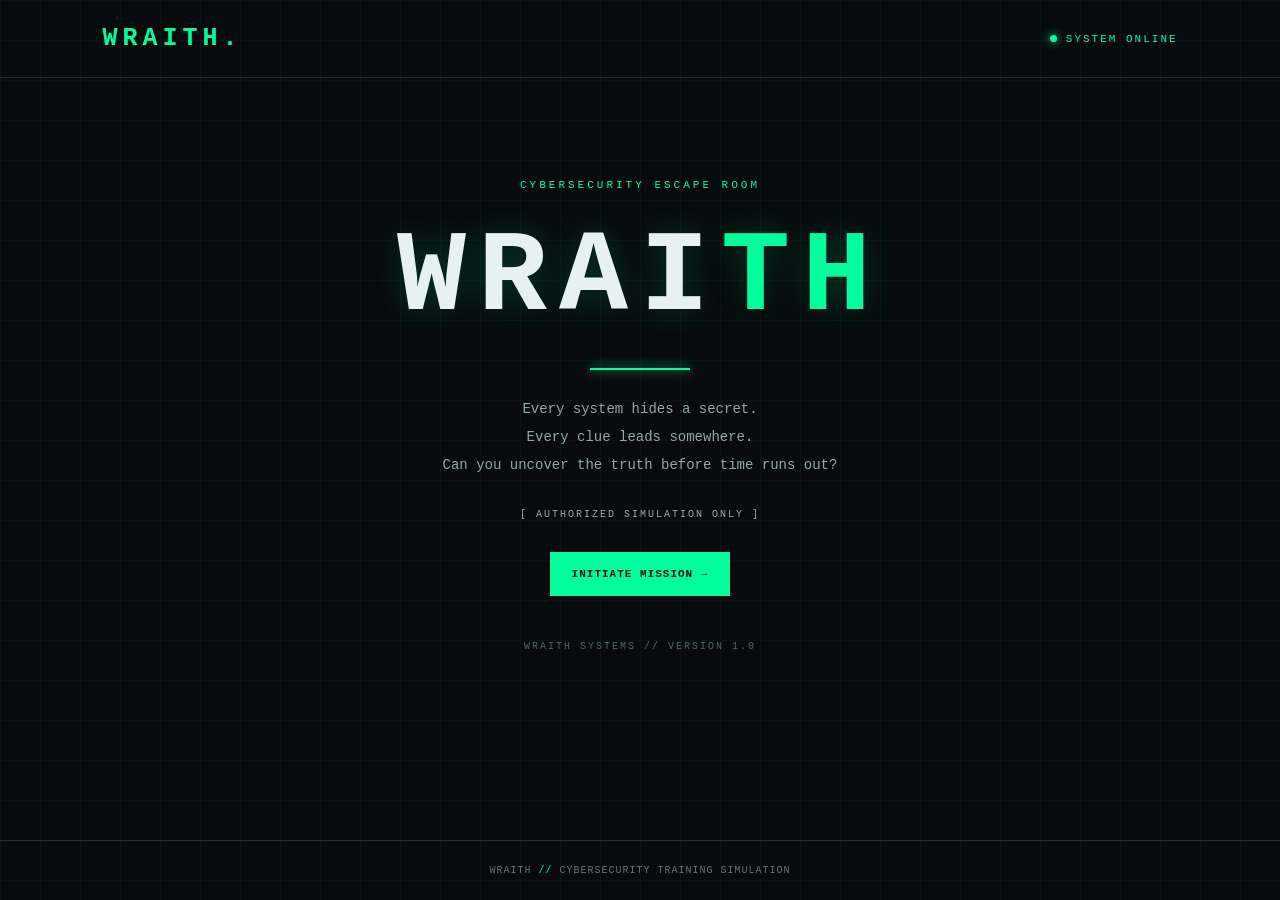
<file: index.html>
<!DOCTYPE html>
<html lang="en">
<head>
    <meta charset="UTF-8">
    <meta name="viewport" content="width=device-width, initial-scale=1.0">
    <meta name="theme-color" content="#070b0d">
    <title>WRAITH | Cybersecurity Escape Room</title>
    <link rel="stylesheet" href="style.css">
    <script src="script.js" defer></script>
</head>
<body>

    <nav>
        <div class="logo">WRAITH<span>.</span></div>
        <div class="status">
            <span class="status-dot"></span> SYSTEM ONLINE
        </div>
    </nav>

    <main>

        <!-- SCREEN 1: MAIN MENU -->
        <section class="screen hero active" id="homeScreen">
            <div class="tag">CYBERSECURITY ESCAPE ROOM</div>
            <h1>WRAI<span>TH</span></h1>
            <div class="hero-line"></div>

            <p class="subtitle">
                Every system hides a secret.<br>
                Every clue leads somewhere.<br>
                Can you uncover the truth before time runs out?
            </p>

            <div class="warning">[ AUTHORIZED SIMULATION ONLY ]</div>

            <button class="primary-btn" id="startBtn">
                INITIATE MISSION →
            </button>

            <p class="version">WRAITH SYSTEMS // VERSION 1.0</p>
        </section>


        <!-- SCREEN 2: MISSION BRIEFING -->
        <section class="screen mission" id="missionScreen">
            <div class="tag">MISSION CONTROL // 001</div>

            <div class="mission-header">
                <div>
                    <p class="eyebrow">INCOMING SECURITY ALERT</p>
                    <h2>THE MIDNIGHT BREACH</h2>
                </div>
                <div class="mission-number">01</div>
            </div>

            <div class="alert-box">
                <span class="alert-icon">!</span>
                <div>
                    <strong>UNUSUAL ACTIVITY DETECTED</strong>
                    <p>Orion Research Server // 02:13 AM</p>
                </div>
            </div>

            <h3>MISSION BRIEFING</h3>

            <p class="description">
                At 02:13 AM, the fictional Orion research server
                detected unusual login activity. Three failed attempts
                were followed by a successful login from an unfamiliar
                location.
            </p>

            <p class="description">
                Inspect the available evidence, collect clues, and answer
                the investigation questions to reconstruct the incident.
            </p>

            <div class="objective">
                <span class="objective-label">YOUR OBJECTIVE</span>
                <p>Find the suspicious activity and complete the case.</p>
            </div>

            <div class="button-row">
                <button class="secondary-btn" id="homeBtn">
                    ← MAIN MENU
                </button>
                <button class="primary-btn" id="investigateBtn">
                    OPEN CASE FILE →
                </button>
            </div>
        </section>


        <!-- SCREEN 3: INVESTIGATION -->
        <section class="screen investigation" id="investigationScreen">

            <div class="tag">DIGITAL FORENSICS // CASE 001</div>

            <div class="investigation-header">
                <div>
                    <p class="eyebrow">ACTIVE INVESTIGATION</p>
                    <h2>Digital Detective</h2>
                </div>

                <div class="xp-box">
                    <span>YOUR XP</span>
                    <strong id="xpValue">000</strong>
                </div>
            </div>

            <div class="progress-area">
                <div class="progress-label">
                    <span>CASE PROGRESS</span>
                    <span id="progressText">0 / 7 COMPLETE</span>
                </div>
                <div class="progress-track">
                    <div class="progress-fill" id="progressFill"></div>
                </div>
            </div>

            <div class="case-grid">

                <!-- Evidence panel -->
                <section class="evidence-panel">
                    <h3>01 // EVIDENCE LOG</h3>
                    <p class="panel-description">
                        Select each event to inspect its evidence.
                    </p>

                    <button class="evidence-item" data-evidence="0">
                        <span class="evidence-time">02:08 AM</span>
                        <span class="evidence-name">Failed login attempt</span>
                        <span class="evidence-status">UNREVIEWED</span>
                    </button>

                    <button class="evidence-item" data-evidence="1">
                        <span class="evidence-time">02:09 AM</span>
                        <span class="evidence-name">Failed login attempt</span>
                        <span class="evidence-status">UNREVIEWED</span>
                    </button>

                    <button class="evidence-item" data-evidence="2">
                        <span class="evidence-time">02:10 AM</span>
                        <span class="evidence-name">Failed login attempt</span>
                        <span class="evidence-status">UNREVIEWED</span>
                    </button>

                    <button class="evidence-item" data-evidence="3">
                        <span class="evidence-time">02:13 AM</span>
                        <span class="evidence-name">Successful unfamiliar login</span>
                        <span class="evidence-status">UNREVIEWED</span>
                    </button>

                    <div class="clue-counter">
                        <span>CLUES DISCOVERED</span>
                        <strong id="clueCount">0 / 4</strong>
                    </div>
                </section>


                <!-- Evidence detail panel -->
                <section class="detail-panel">
                    <p class="eyebrow">EVIDENCE INSPECTOR</p>
                    <h3 id="evidenceTitle">Awaiting evidence selection</h3>

                    <p id="evidenceDescription" class="description">
                        Select an event from the evidence log to reveal
                        its details.
                    </p>

                    <div class="evidence-finding" id="evidenceFinding">
                        NO EVIDENCE SELECTED
                    </div>

                    <p class="hint-text">
                        Inspect all four events to unlock the case questions.
                    </p>
                </section>

            </div>


            <!-- Questions -->
            <section class="question-panel" id="questionPanel">
                <div class="tag">02 // ANALYST CHALLENGES</div>

                <h3 id="questionTitle">Case questions locked</h3>

                <p id="questionDescription" class="description">
                    Review all four evidence records to unlock the
                    investigation questions.
                </p>

                <div class="choices" id="choices">
                    <button class="choice" disabled>
                        Evidence review required
                    </button>
                </div>

                <div class="feedback" id="questionFeedback"
                     aria-live="polite"></div>

                <button class="primary-btn" id="nextQuestionBtn" hidden>
                    NEXT QUESTION →
                </button>
            </section>


            <!-- Case completed -->
            <section class="completion-panel" id="completionPanel" hidden>
                <div class="completion-symbol">✓</div>
                <p class="tag">CASE 001 // CLOSED</p>
                <h2>INVESTIGATION COMPLETE</h2>

                <p class="description">
                    You reviewed the evidence and completed all the
                    analyst challenges. The fictional incident has
                    been documented.
                </p>

                <div class="final-score">
                    <span>FINAL XP</span>
                    <strong id="finalXP">000</strong>
                </div>

                <button class="primary-btn" id="playAgainBtn">
                    REPLAY MISSION ↻
                </button>
            </section>

            <div class="button-row bottom-actions" id="investigationActions">
                <button class="secondary-btn" id="backToMissionBtn">
                    ← MISSION BRIEFING
                </button>
                <button class="secondary-btn" id="homeFromGameBtn">
                    MAIN MENU
                </button>
            </div>

        </section>

    </main>

    <footer>
        WRAITH <span>//</span> CYBERSECURITY TRAINING SIMULATION
    </footer>

</body>
</html>
</file>
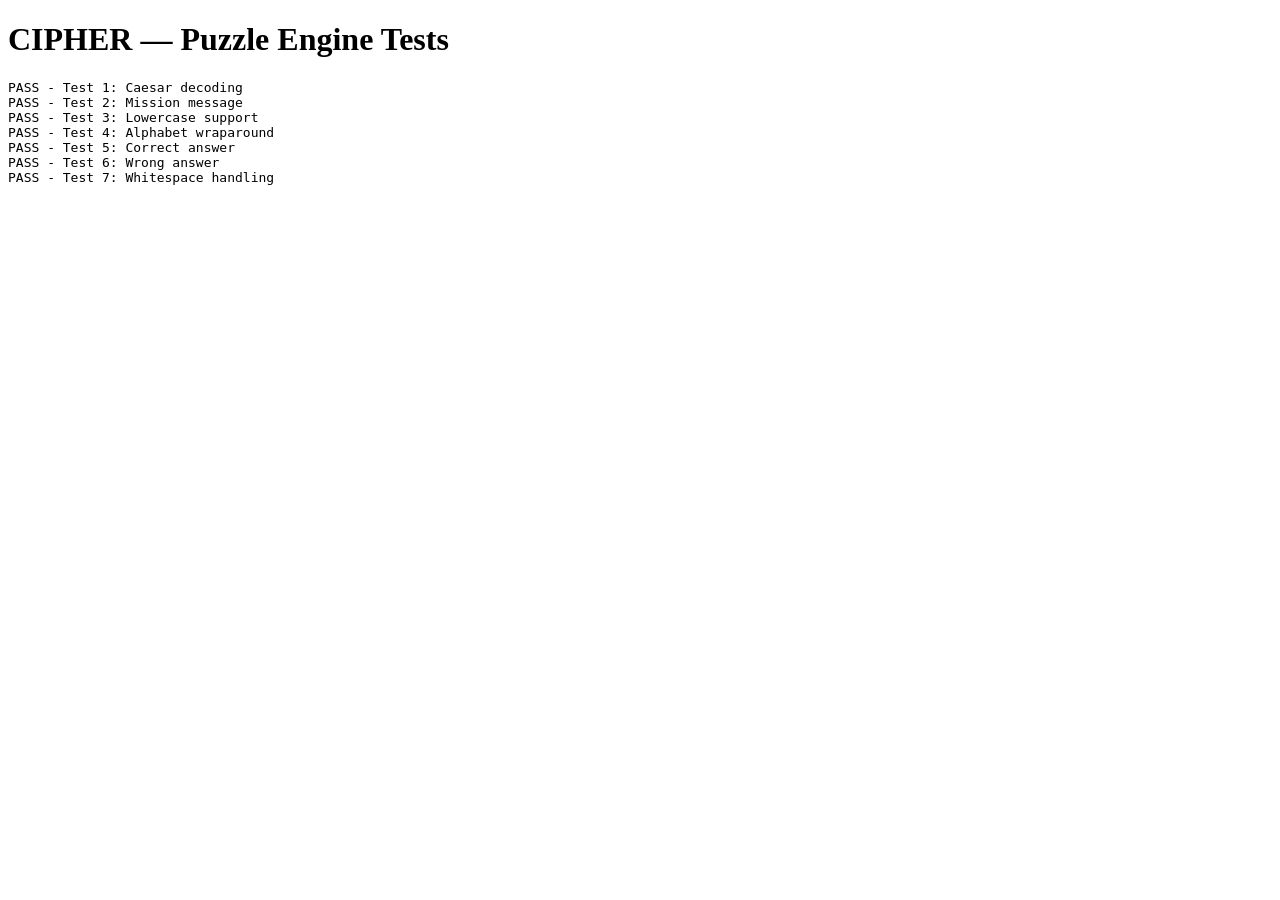
<file: tests/puzzles-test.html>
<!DOCTYPE html>
<html lang="en">

<head>
    <meta charset="UTF-8">
    <title>Cipher Engine Tests</title>
</head>

<body>

    <h1>CIPHER — Puzzle Engine Tests</h1>

    <pre id="results"></pre>

    <script type="module">

        import {
            decodeCaesar,
            validateAnswer
        } from "../js/puzzles.js";


        const tests = [

            {
                name: "Test 1: Caesar decoding",
                passed: decodeCaesar("KHOOR", 3) === "HELLO"
            },

            {
                name: "Test 2: Mission message",
                passed: decodeCaesar(
                    "DWWDFN DW PLGQLJKW", 3
                ) === "ATTACK AT MIDNIGHT"
            },

            {
                name: "Test 3: Lowercase support",
                passed: decodeCaesar("khoor", 3) === "hello"
            },

            {
                name: "Test 4: Alphabet wraparound",
                passed: decodeCaesar("ABC", 3) === "XYZ"
            },

            {
                name: "Test 5: Correct answer",
                passed: validateAnswer(
                    "hello", "HELLO"
                ) === true
            },

            {
                name: "Test 6: Wrong answer",
                passed: validateAnswer(
                    "WORLD", "HELLO"
                ) === false
            },

            {
                name: "Test 7: Whitespace handling",
                passed: validateAnswer(
                    "  attack   at midnight ",
                    "ATTACK AT MIDNIGHT"
                ) === true
            }

        ];


        const results = tests.map(test => {

            return `${test.passed ? "PASS" : "FAIL"} - ${test.name}`;

        });


        document.getElementById("results").textContent =
            results.join("\n");

    </script>

</body>
</html>
</file>
<file: style.css>
:root {
    --bg: #070b0d;
    --panel: #0c1414;
    --panel-light: #101d1c;
    --green: #00ff9c;
    --green-soft: #00ff9c55;
    --text: #e8f1f2;
    --muted: #91a8a5;
    --red: #ff7777;
    --orange: #ffb45e;
}

* {
    margin: 0;
    padding: 0;
    box-sizing: border-box;
}

html {
    scroll-behavior: smooth;
}

body {
    min-height: 100vh;
    background: var(--bg);
    color: var(--text);
    font-family: "Courier New", monospace;
    overflow-x: hidden;
    display: flex;
    flex-direction: column;
}

body::before {
    content: "";
    position: fixed;
    inset: 0;
    background-image:
        linear-gradient(#00ff9c0a 1px, transparent 1px),
        linear-gradient(90deg, #00ff9c0a 1px, transparent 1px);
    background-size: 40px 40px;
    pointer-events: none;
    z-index: -1;
}

button {
    font-family: inherit;
    cursor: pointer;
    transition: 0.2s ease;
}

button:focus-visible {
    outline: 2px solid var(--green);
    outline-offset: 4px;
}

button:disabled {
    cursor: not-allowed;
}

[hidden] {
    display: none !important;
}

/* NAVIGATION */

nav {
    display: flex;
    justify-content: space-between;
    align-items: center;
    padding: 24px 8%;
    border-bottom: 1px solid #1b3430;
}

.logo {
    color: var(--green);
    font-size: 25px;
    font-weight: bold;
    letter-spacing: 5px;
}

.logo span,
footer span {
    color: var(--green);
}

.status {
    color: var(--green);
    font-size: 11px;
    letter-spacing: 2px;
    display: flex;
    align-items: center;
    gap: 9px;
}

.status-dot {
    width: 7px;
    height: 7px;
    background: var(--green);
    border-radius: 50%;
    box-shadow: 0 0 10px var(--green);
}

/* SCREEN MANAGEMENT */

main {
    flex: 1;
    width: 100%;
}

.screen {
    display: none;
    width: 100%;
    min-height: 75vh;
    padding: 55px 8%;
    animation: screenIn 0.35s ease;
}

.screen.active {
    display: flex;
    flex-direction: column;
    justify-content: center;
}

@keyframes screenIn {
    from {
        opacity: 0;
        transform: translateY(8px);
    }

    to {
        opacity: 1;
        transform: translateY(0);
    }
}

/* COMMON ELEMENTS */

.tag {
    color: var(--green);
    font-size: 11px;
    letter-spacing: 3px;
    margin-bottom: 25px;
}

.eyebrow {
    color: var(--muted);
    font-size: 10px;
    letter-spacing: 2px;
    margin-bottom: 12px;
}

.description {
    color: #bdccca;
    line-height: 1.9;
    font-size: 13px;
    max-width: 760px;
    margin-bottom: 18px;
}

.primary-btn {
    padding: 15px 21px;
    background: var(--green);
    border: 1px solid var(--green);
    color: #07100c;
    font-size: 11px;
    font-weight: bold;
    letter-spacing: 1px;
}

.primary-btn:hover:not(:disabled) {
    background: transparent;
    color: var(--green);
    box-shadow: 0 0 22px #00ff9c25;
}

.secondary-btn {
    padding: 14px 18px;
    background: transparent;
    border: 1px solid #315047;
    color: var(--muted);
    font-size: 10px;
    letter-spacing: 1px;
}

.secondary-btn:hover {
    border-color: var(--green);
    color: var(--green);
}

.button-row {
    display: flex;
    flex-wrap: wrap;
    gap: 14px;
    margin-top: 25px;
}

/* SCREEN 1: MAIN MENU */

.hero {
    align-items: center;
    text-align: center;
}

.hero h1 {
    font-size: clamp(65px, 12vw, 115px);
    letter-spacing: 12px;
    line-height: 1.1;
    text-shadow: 0 0 35px #00ff9c30;
}

.hero h1 span {
    color: var(--green);
}

.hero-line {
    width: 100px;
    height: 2px;
    background: var(--green);
    margin-top: 25px;
    box-shadow: 0 0 12px var(--green);
}

.subtitle {
    color: var(--muted);
    margin-top: 25px;
    font-size: 14px;
    line-height: 2;
}

.warning {
    margin-top: 30px;
    color: #9baaa8;
    font-size: 10px;
    letter-spacing: 2px;
}

.hero .primary-btn {
    margin-top: 32px;
}

.version {
    margin-top: 45px;
    color: #536662;
    font-size: 10px;
    letter-spacing: 2px;
}

/* SCREEN 2: MISSION BRIEFING */

.mission {
    max-width: 1000px;
    margin: 0 auto;
}

.mission-header,
.investigation-header {
    display: flex;
    justify-content: space-between;
    align-items: center;
    gap: 20px;
    margin-bottom: 25px;
}

.mission h2,
.investigation h2,
.completion-panel h2 {
    color: var(--green);
    font-size: clamp(23px, 4vw, 34px);
    letter-spacing: 1px;
}

.mission-number {
    color: #163a30;
    font-size: 60px;
    font-weight: bold;
}

.alert-box {
    display: flex;
    align-items: center;
    gap: 18px;
    padding: 20px;
    background: #171716;
    border: 1px solid #ffb45e66;
    margin-bottom: 30px;
}

.alert-icon {
    display: grid;
    place-items: center;
    flex-shrink: 0;
    width: 38px;
    height: 38px;
    border: 1px solid var(--orange);
    color: var(--orange);
    font-size: 22px;
}

.alert-box strong {
    color: var(--orange);
    font-size: 12px;
    letter-spacing: 1px;
}

.alert-box p {
    margin-top: 8px;
    color: var(--muted);
    font-size: 12px;
}

.mission h3,
.evidence-panel h3,
.question-panel h3 {
    font-size: 13px;
    letter-spacing: 2px;
    margin-bottom: 18px;
}

.objective {
    padding: 20px;
    margin-top: 8px;
    background: #0b1915;
    border-left: 3px solid var(--green);
}

.objective-label {
    color: var(--green);
    font-size: 10px;
    letter-spacing: 2px;
}

.objective p {
    margin-top: 12px;
    font-size: 13px;
    line-height: 1.7;
}

/* SCREEN 3: INVESTIGATION */

.investigation {
    max-width: 1250px;
    margin: 0 auto;
}

.xp-box {
    min-width: 100px;
    padding: 12px 18px;
    border: 1px solid var(--green-soft);
    text-align: center;
}

.xp-box span,
.final-score span {
    display: block;
    color: var(--muted);
    font-size: 9px;
    letter-spacing: 2px;
}

.xp-box strong {
    display: block;
    margin-top: 8px;
    color: var(--green);
    font-size: 25px;
}

.progress-area {
    margin: 5px 0 25px;
}

.progress-label {
    display: flex;
    justify-content: space-between;
    gap: 15px;
    color: var(--muted);
    font-size: 10px;
    letter-spacing: 1px;
    margin-bottom: 10px;
}

.progress-track {
    height: 5px;
    background: #20312d;
    overflow: hidden;
}

.progress-fill {
    height: 100%;
    width: 0%;
    background: var(--green);
    box-shadow: 0 0 10px var(--green);
    transition: width 0.3s ease;
}

.case-grid {
    display: grid;
    grid-template-columns: minmax(0, 1fr) minmax(0, 1fr);
    gap: 18px;
    margin: 10px 0 30px;
}

.evidence-panel,
.detail-panel,
.question-panel {
    min-width: 0;
    padding: 22px;
    background: var(--panel);
    border: 1px solid #203b35;
}

.panel-description,
.hint-text {
    color: var(--muted);
    font-size: 11px;
    line-height: 1.8;
    margin-bottom: 18px;
}

.evidence-item {
    display: flex;
    flex-direction: column;
    align-items: flex-start;
    gap: 7px;
    width: 100%;
    padding: 13px;
    margin-top: 9px;
    background: var(--panel-light);
    border: 1px solid #263b35;
    text-align: left;
    color: var(--text);
}

.evidence-item:hover,
.evidence-item.selected {
    border-color: var(--green);
    background: #10251d;
}

.evidence-time {
    color: var(--green);
    font-size: 10px;
    letter-spacing: 1px;
}

.evidence-name {
    font-size: 11px;
    line-height: 1.6;
}

.evidence-status {
    color: var(--orange);
    font-size: 9px;
    letter-spacing: 1px;
}

.evidence-item.reviewed .evidence-status {
    color: var(--green);
}

.clue-counter {
    display: flex;
    justify-content: space-between;
    gap: 10px;
    margin-top: 20px;
    padding-top: 15px;
    border-top: 1px solid #203b35;
    font-size: 9px;
    letter-spacing: 1px;
    color: var(--muted);
}

.clue-counter strong {
    color: var(--green);
}

.detail-panel h3 {
    font-size: 16px;
    margin: 15px 0;
    line-height: 1.5;
}

.evidence-finding {
    margin: 15px 0;
    padding: 15px;
    border-left: 2px solid var(--green);
    background: #0b1915;
    color: var(--green);
    font-size: 10px;
    line-height: 1.8;
}

.hint-text {
    margin-top: 18px;
    margin-bottom: 0;
}

/* CHALLENGES */

.question-panel {
    margin-top: 5px;
}

.question-panel .tag {
    margin-bottom: 15px;
}

.question-panel h3 {
    font-size: 17px;
    line-height: 1.7;
}

.choices {
    display: grid;
    gap: 10px;
    margin-top: 18px;
}

.choice {
    display: flex;
    align-items: center;
    gap: 13px;
    width: 100%;
    padding: 14px;
    text-align: left;
    background: var(--panel-light);
    border: 1px solid #315047;
    color: var(--text);
    font-size: 11px;
    line-height: 1.7;
}

.choice:hover:not(:disabled) {
    border-color: var(--green);
    background: #10251d;
}

.choice-letter {
    display: grid;
    place-items: center;
    flex-shrink: 0;
    width: 29px;
    height: 29px;
    border: 1px solid #315047;
    color: var(--green);
}

.choice.correct {
    border-color: var(--green);
    background: #0b2419;
}

.choice.incorrect {
    border-color: var(--red);
}

.choice:disabled {
    cursor: default;
}

.feedback {
    margin-top: 18px;
    padding: 14px;
    font-size: 11px;
    line-height: 1.8;
}

.feedback:empty {
    display: none;
}

.feedback.success {
    color: var(--green);
    border: 1px solid #00ff9c44;
    background: #00ff9c0a;
}

.feedback.error {
    color: var(--orange);
    border: 1px solid #ffb45e44;
    background: #ffb45e0a;
}

#nextQuestionBtn {
    margin-top: 15px;
}

/* MISSION COMPLETION */

.completion-panel {
    margin-top: 25px;
    padding: 35px 25px;
    border: 1px solid var(--green-soft);
    background: #0b1915;
    text-align: center;
}

.completion-symbol {
    display: grid;
    place-items: center;
    width: 65px;
    height: 65px;
    margin: 0 auto 25px;
    border: 1px solid var(--green);
    border-radius: 50%;
    color: var(--green);
    font-size: 30px;
}

.completion-panel .description {
    margin: 20px auto;
}

.final-score {
    margin: 25px auto;
}

.final-score strong {
    display: block;
    color: var(--green);
    font-size: 40px;
    margin-top: 10px;
}

.bottom-actions {
    justify-content: space-between;
}

/* FOOTER */

footer {
    text-align: center;
    padding: 24px 15px;
    color: #637572;
    border-top: 1px solid #1b3430;
    font-size: 10px;
    letter-spacing: 1px;
}

/* RESPONSIVE DESIGN */

@media (max-width: 760px) {
    nav {
        padding: 20px;
    }

    .logo {
        font-size: 21px;
        letter-spacing: 3px;
    }

    .status {
        font-size: 9px;
        letter-spacing: 1px;
    }

    .screen {
        padding: 35px 20px;
    }

    .hero h1 {
        letter-spacing: 5px;
    }

    .tag {
        font-size: 9px;
        letter-spacing: 2px;
    }

    .case-grid {
        grid-template-columns: 1fr;
    }

    .mission-header,
    .investigation-header {
        align-items: flex-start;
    }

    .mission-number {
        font-size: 40px;
    }

    .button-row > button {
        flex: 1 1 auto;
    }
}

@media (prefers-reduced-motion: reduce) {
    *,
    *::before,
    *::after {
        animation-duration: 0.01ms !important;
        transition-duration: 0.01ms !important;
        scroll-behavior: auto !important;
    }
}
</file>
